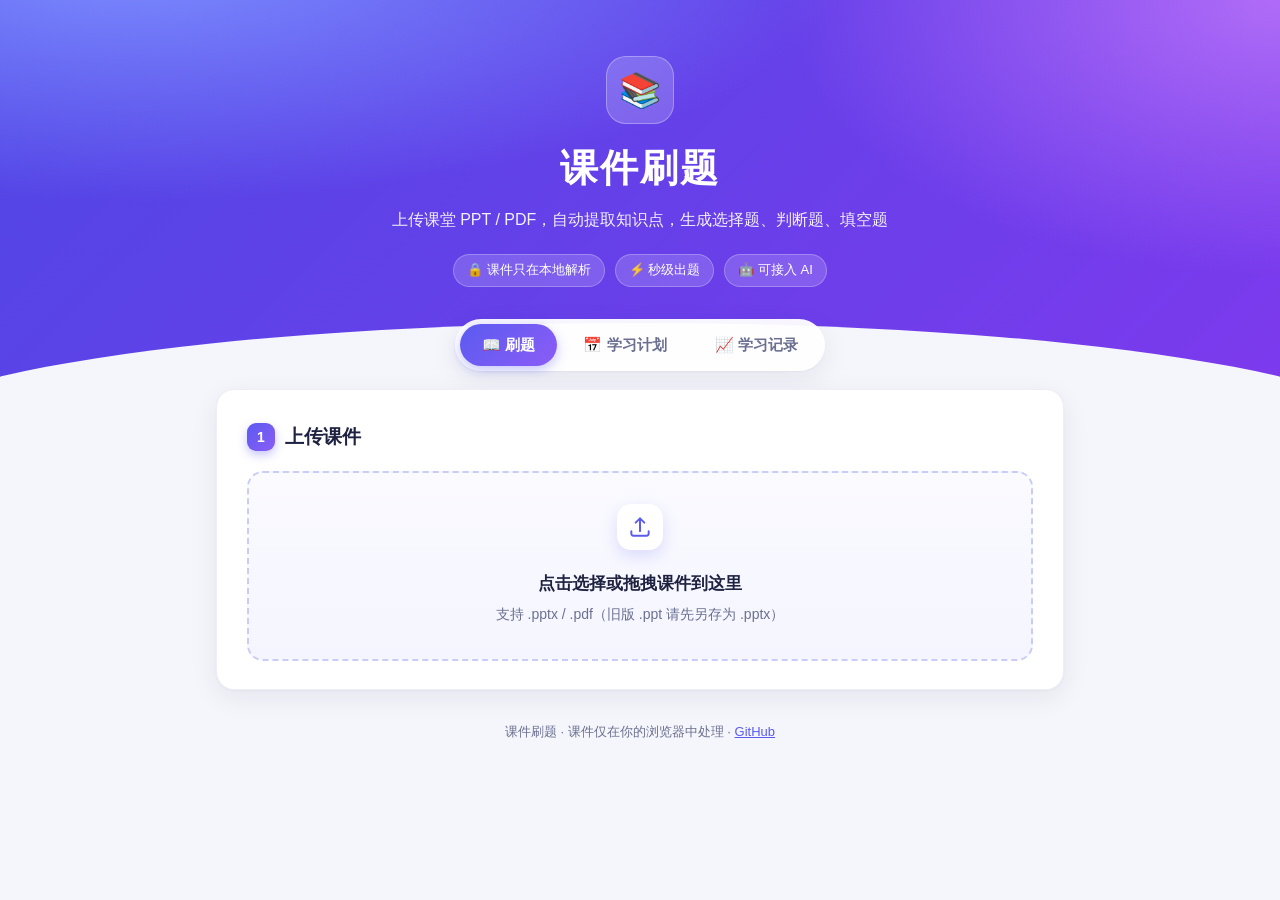
<file: docs/index.html>
<!doctype html>
<html lang="zh-CN">
<head>
<meta charset="utf-8">
<meta name="viewport" content="width=device-width, initial-scale=1">
<title>课件刷题 · PPT 知识点测验</title>
<link rel="stylesheet" href="style.css?v=202611220702">
</head>
<body>
<header class="hero"><div class="hero-inner">
  <div class="logo">📚</div>
  <h1>课件刷题</h1>
  <p>上传课堂 PPT / PDF，自动提取知识点，生成选择题、判断题、填空题</p>
  <div class="pills"><span>🔒 课件只在本地解析</span><span>⚡ 秒级出题</span><span>🤖 可接入 AI</span></div>
</div></header>
<main>
  <nav class="tabs"><button class="tab active" data-tab="study">📖 刷题</button><button class="tab" data-tab="plan">📅 学习计划</button><button class="tab" data-tab="stats">📈 学习记录</button></nav>
  <div id="view-study">
  <!-- Step 1 -->
  <section id="step-upload" class="card">
    <h2><span class="step">1</span>上传课件</h2>
    <label id="drop" class="drop">
      <input type="file" id="file" accept=".pptx,.pdf" hidden>
      <div><svg class="up-icon" viewBox="0 0 24 24" fill="none" stroke="currentColor" stroke-width="1.8" stroke-linecap="round" stroke-linejoin="round"><path d="M12 16V4m0 0l-4 4m4-4l4 4"/><path d="M4 16v2a2 2 0 002 2h12a2 2 0 002-2v-2"/></svg>
        <div class="drop-title">点击选择或拖拽课件到这里</div><span class="muted">支持 .pptx / .pdf（旧版 .ppt 请先另存为 .pptx）</span></div>
    </label>
    <div id="upload-status" class="muted"></div>
    <div id="library" class="library"></div>
  </section>

  <!-- Step 2 -->
  <section id="step-points" class="card hidden">
    <h2><span class="step">2</span>识别到的知识点 <span id="doc-name" class="doc-name"></span></h2>
    <div id="points" class="points"></div>
    <h2><span class="step">3</span>出题设置</h2>
    <div class="settings">
      <div><span class="label">题型</span>
        <label class="chip"><input type="checkbox" name="type" value="choice" checked><span>选择题</span></label>
        <label class="chip"><input type="checkbox" name="type" value="judge" checked><span>判断题</span></label>
        <label class="chip"><input type="checkbox" name="type" value="fill"><span>填空题</span></label>
      </div>
      <div><span class="label">题目数量</span><input type="number" id="count" value="10" min="1" max="50"></div>
      <details id="ai-box">
        <summary>✨ AI 智能出题 <span class="muted">（可选，题目质量更高）</span></summary>
        <p class="muted">填写任意 OpenAI 兼容接口（如 DeepSeek、通义千问、Kimi、OpenAI）。Key 仅保存在你的浏览器本地。不填则使用本地规则出题。</p>
        <div class="grid">
          <input id="base_url" placeholder="接口地址，如 https://api.deepseek.com/v1">
          <input id="model" placeholder="模型名，如 deepseek-chat">
          <input id="api_key" type="password" placeholder="API Key">
        </div>
      </details>
      <button id="gen" class="primary big">开始出题 →</button>
      <span id="gen-status" class="muted"></span>
    </div>
  </section>

  <!-- Step 3 -->
  <section id="step-quiz" class="card hidden">
    <div class="quiz-head"><span id="progress"></span><span id="score"></span></div>
    <div class="bar"><div id="bar-fill"></div></div>
    <div id="q-box"></div>
    <div class="actions">
      <button id="submit" class="primary">提交答案</button>
      <button id="next" class="primary hidden">下一题</button>
    </div>
  </section>

  <!-- Result -->
  <section id="step-result" class="card hidden">
    <h2>🎯 测验完成</h2>
    <div id="result-summary" class="result"></div>
    <div id="wrong-list"></div>
    <div class="actions">
      <button id="retry-wrong">重做错题</button>
      <button id="again" class="primary">再来一组新题</button>
      <button id="back">返回知识点</button>
      <button id="to-plan" class="primary hidden">返回学习计划</button>
    </div>
  </section>
  </div>

  <div id="view-plan" class="hidden">
    <section class="card">
      <div class="today-grid">
        <div class="today-box"><div class="muted">距离考试</div><div class="big"><span id="cd-days">--</span><small>天</small></div><div class="muted" id="cd-date">还没设置考试日期</div></div>
        <div class="today-box"><div id="goal-ring" class="ring sm-ring"></div><div class="muted" id="goal-text">今日答题</div></div>
        <div class="today-box"><div class="big">🔥<span id="streak">0</span><small>天</small></div><div class="muted">连续打卡</div></div>
      </div>
    </section>
    <section class="card"><h2>✅ 今日任务 <span class="muted" id="today-date"></span></h2><div id="tasks"></div></section>
    <section class="card">
      <div class="stats-head"><h2>🗓️ 打卡日历</h2><div class="cal-nav"><button class="sm ghost" id="cal-prev">‹</button><b id="cal-title"></b><button class="sm ghost" id="cal-next">›</button></div></div>
      <div class="cal-week"><span>一</span><span>二</span><span>三</span><span>四</span><span>五</span><span>六</span><span>日</span></div>
      <div id="calendar" class="calendar"></div>
      <div class="cal-legend"><span><i class="lv0"></i>未学习</span><span><i class="lv1"></i>未达标</span><span><i class="lv2"></i>已达标</span><span><i class="exam"></i>考试日</span></div>
    </section>
    <section class="card" id="plan-settings"><h2>⚙️ 计划设置</h2>
      <div class="plan-form">
        <div class="pf-row"><span class="label">考试日期</span><input type="date" id="plan-date"></div>
        <div class="pf-row"><span class="label">每日目标</span><input type="number" id="plan-goal" min="1" max="500" value="20"><span class="muted">题</span></div>
        <div class="pf-row top"><span class="label">复习课件</span><div id="plan-docs" class="plan-docs"></div></div>
        <div class="actions"><button id="plan-save" class="primary">保存计划</button><button id="plan-clear" class="sm ghost">删除计划</button><span id="plan-msg" class="muted"></span></div>
      </div>
    </section>
  </div>

  <div id="view-stats" class="hidden">
    <section class="card">
      <div class="stats-head"><h2>📈 学习记录</h2><select id="stats-doc"></select></div>
      <div id="stats-empty" class="empty"><div class="empty-icon">📝</div><p>还没有学习记录。<br>完成一次测验后，这里会显示你的分数趋势和薄弱知识点。</p><button id="stats-go" class="primary">去刷题</button></div>
      <div id="stats-body">
        <div id="stats-tiles" class="tiles"></div>
        <h3>分数趋势 <span class="muted">（最近 20 次）</span></h3>
        <div id="stats-chart"></div>
      </div>
    </section>
    <div id="stats-body2">
    <section class="card"><h2>🎯 薄弱知识点 <span class="muted">正确率最低的知识点，建议重点复习</span></h2><div id="stats-weak"></div></section>
    <section class="card"><h2>🕘 测验历史</h2><div id="stats-history"></div>
      <div class="actions"><button id="stats-clear" class="sm ghost">清空学习记录</button></div></section>
    </div>
  </div>
</main>
<footer>课件刷题 · 课件仅在你的浏览器中处理 · <a href="https://github.com/zhazharan/ppt-quiz" target="_blank">GitHub</a></footer>
<script src="vendor/jszip.min.js"></script>
<script src="vendor/pdf.min.js"></script>
<script src="extract.js?v=202611220702"></script>
<script src="quizgen.js?v=202611220702"></script>
<script src="app.js?v=202611220702"></script>
<script src="records.js?v=202611220702"></script>
<script src="plan.js?v=202611220702"></script>
</body>
</html>
</file>
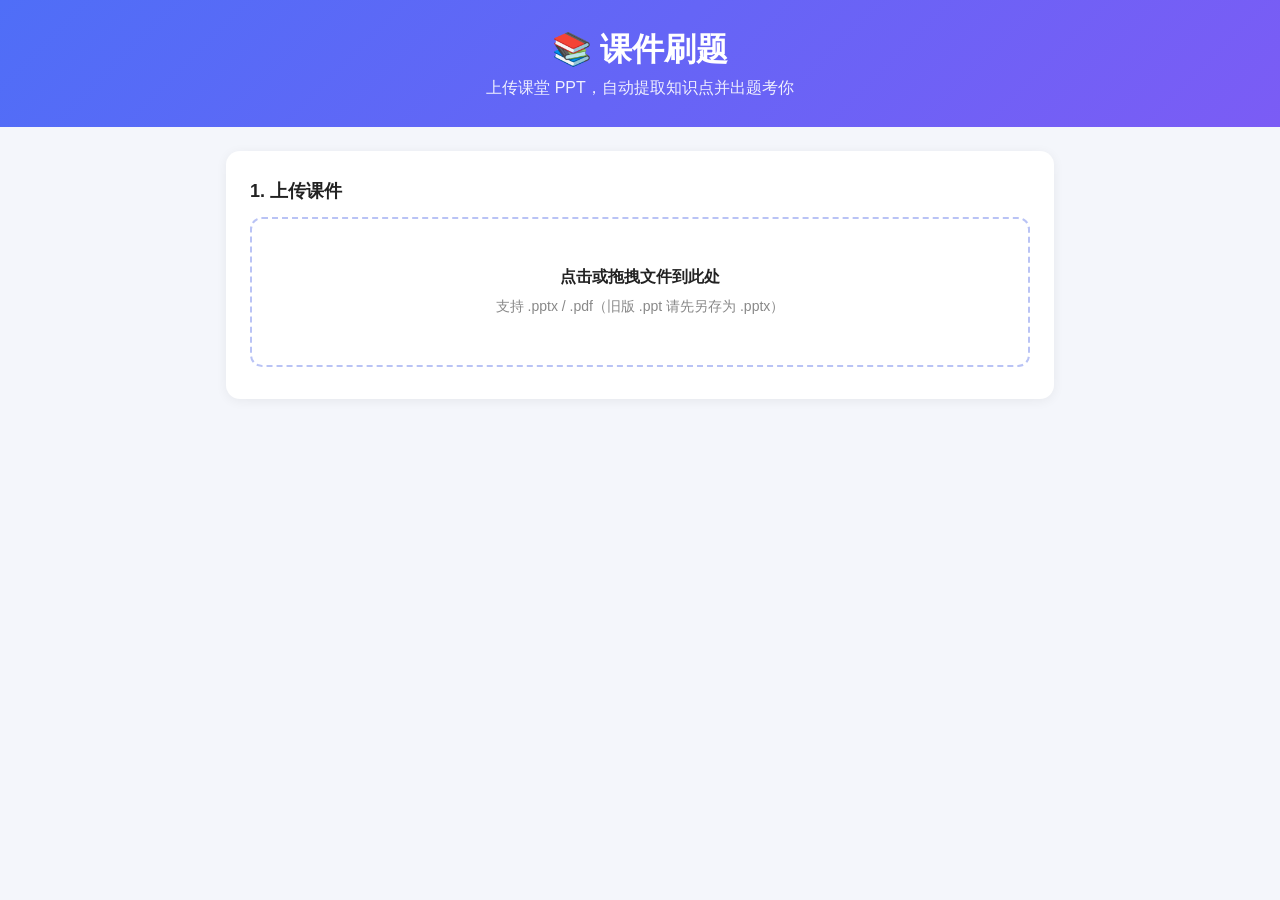
<file: static/index.html>
<!doctype html>
<html lang="zh-CN">
<head>
<meta charset="utf-8">
<meta name="viewport" content="width=device-width, initial-scale=1">
<title>课件刷题 · PPT 知识点测验</title>
<link rel="stylesheet" href="/static/style.css">
</head>
<body>
<header><h1>📚 课件刷题</h1><p>上传课堂 PPT，自动提取知识点并出题考你</p></header>
<main>
  <!-- Step 1 -->
  <section id="step-upload" class="card">
    <h2>1. 上传课件</h2>
    <label id="drop" class="drop">
      <input type="file" id="file" accept=".pptx,.pdf" hidden>
      <div><b>点击或拖拽文件到此处</b><br><span class="muted">支持 .pptx / .pdf（旧版 .ppt 请先另存为 .pptx）</span></div>
    </label>
    <div id="upload-status" class="muted"></div>
  </section>

  <!-- Step 2 -->
  <section id="step-points" class="card hidden">
    <h2>2. 识别到的知识点 <span id="doc-name" class="muted"></span></h2>
    <div id="points" class="points"></div>
    <h2>3. 出题设置</h2>
    <div class="settings">
      <div><span class="label">题型</span>
        <label><input type="checkbox" name="type" value="choice" checked> 选择题</label>
        <label><input type="checkbox" name="type" value="judge" checked> 判断题</label>
        <label><input type="checkbox" name="type" value="fill"> 填空题</label>
      </div>
      <div><span class="label">题目数量</span><input type="number" id="count" value="10" min="1" max="50"></div>
      <details id="ai-box">
        <summary>AI 智能出题（可选，题目质量更高）</summary>
        <p class="muted">填写任意 OpenAI 兼容接口（如 DeepSeek、通义千问、Kimi、OpenAI）。Key 仅保存在你的浏览器本地。不填则使用本地规则出题。</p>
        <div class="grid">
          <input id="base_url" placeholder="接口地址，如 https://api.deepseek.com/v1">
          <input id="model" placeholder="模型名，如 deepseek-chat">
          <input id="api_key" type="password" placeholder="API Key">
        </div>
      </details>
      <button id="gen" class="primary">开始出题</button>
      <span id="gen-status" class="muted"></span>
    </div>
  </section>

  <!-- Step 3 -->
  <section id="step-quiz" class="card hidden">
    <div class="quiz-head"><span id="progress"></span><span id="score"></span></div>
    <div class="bar"><div id="bar-fill"></div></div>
    <div id="q-box"></div>
    <div class="actions">
      <button id="submit" class="primary">提交答案</button>
      <button id="next" class="primary hidden">下一题</button>
    </div>
  </section>

  <!-- Result -->
  <section id="step-result" class="card hidden">
    <h2>测验完成</h2>
    <div id="result-summary" class="result"></div>
    <div id="wrong-list"></div>
    <div class="actions">
      <button id="retry-wrong">重做错题</button>
      <button id="again" class="primary">再来一组新题</button>
      <button id="back">返回知识点</button>
    </div>
  </section>
</main>
<script src="/static/vendor/jszip.min.js"></script>
<script src="/static/vendor/pdf.min.js"></script>
<script src="/static/extract.js"></script>
<script src="/static/app.js"></script>
</body>
</html>
</file>
<file: docs/style.css>
:root{
  --pri:#5b5bf0;--pri2:#8b5cf6;--pri-soft:#eef0ff;--ink:#1e2240;--sub:#6b7090;--line:#e7e9f3;
  --ok:#16a34a;--ok-soft:#e8f8ee;--no:#e5484d;--no-soft:#fdeeee;--bg:#f5f6fb;--radius:18px;
  --shadow:0 1px 2px rgba(30,34,64,.04),0 8px 28px rgba(30,34,64,.07);
}
*{box-sizing:border-box}
html{scroll-behavior:smooth}
body{margin:0;font-family:-apple-system,BlinkMacSystemFont,"Segoe UI","PingFang SC","Hiragino Sans GB","Microsoft YaHei",sans-serif;background:var(--bg);color:var(--ink);-webkit-font-smoothing:antialiased;line-height:1.6}
a{color:var(--pri)}

/* hero */
.hero{position:relative;overflow:hidden;color:#fff;text-align:center;padding:56px 20px 96px;
  background:radial-gradient(1200px 400px at 10% -10%,#7c8cff 0,transparent 60%),radial-gradient(900px 500px at 100% 0,#b06cf7 0,transparent 55%),linear-gradient(135deg,#4f46e5,#7c3aed)}
.hero:after{content:"";position:absolute;inset:auto -10% -60px;height:120px;background:var(--bg);border-radius:50% 50% 0 0/100% 100% 0 0}
.hero-inner{position:relative;z-index:1;max-width:720px;margin:0 auto}
.logo{width:68px;height:68px;margin:0 auto 14px;border-radius:20px;display:grid;place-items:center;font-size:34px;background:rgba(255,255,255,.18);backdrop-filter:blur(6px);box-shadow:inset 0 0 0 1px rgba(255,255,255,.3)}
.hero h1{margin:0 0 8px;font-size:38px;letter-spacing:2px;font-weight:800}
.hero p{margin:0 auto;opacity:.92;font-size:16px;max-width:520px}
.pills{display:flex;flex-wrap:wrap;gap:10px;justify-content:center;margin-top:22px}
.pills span{font-size:13px;padding:6px 14px;border-radius:99px;background:rgba(255,255,255,.16);box-shadow:inset 0 0 0 1px rgba(255,255,255,.25)}

main{max-width:880px;margin:-64px auto 0;padding:0 16px;position:relative;z-index:2}
.card{background:#fff;border-radius:var(--radius);padding:28px 30px;margin-bottom:22px;box-shadow:var(--shadow);border:1px solid rgba(231,233,243,.7);animation:rise .45s ease both}
.card h2{display:flex;align-items:center;gap:10px;font-size:19px;margin:4px 0 18px;font-weight:700}
.card h3{font-size:16px;margin:22px 0 10px}
.step{flex:none;width:28px;height:28px;border-radius:9px;display:grid;place-items:center;font-size:14px;color:#fff;background:linear-gradient(135deg,var(--pri),var(--pri2));box-shadow:0 4px 10px rgba(91,91,240,.35)}
.hidden{display:none!important}
.muted{color:var(--sub);font-size:14px;font-weight:400}
.doc-name{font-size:13px;font-weight:500;color:var(--pri);background:var(--pri-soft);padding:3px 10px;border-radius:99px;max-width:50%;overflow:hidden;text-overflow:ellipsis;white-space:nowrap}

/* upload */
.drop{display:flex;align-items:center;justify-content:center;text-align:center;border:2px dashed #c9cdf6;border-radius:16px;min-height:190px;padding:20px;cursor:pointer;transition:.25s;background:linear-gradient(180deg,#fafaff,#f4f5ff)}
.drop:hover,.drop.over{border-color:var(--pri);background:#eef0ff;transform:translateY(-2px)}
.up-icon{width:46px;height:46px;color:var(--pri);padding:10px;border-radius:14px;background:#fff;box-shadow:0 6px 16px rgba(91,91,240,.18);margin-bottom:12px;transition:.25s}
.drop:hover .up-icon{transform:translateY(-4px)}
.drop-title{font-weight:700;font-size:17px;margin-bottom:4px}
.status{margin-top:14px;padding:12px 16px;border-radius:12px;font-size:14px;display:flex;flex-wrap:wrap;align-items:center;gap:8px}
.status:empty{display:none}
.status.loading{background:var(--pri-soft);color:var(--pri)}
.status.loading:before{content:"";width:14px;height:14px;border-radius:50%;border:2px solid currentColor;border-right-color:transparent;animation:spin .8s linear infinite}
.status.ok{background:var(--ok-soft);color:#166534}.status.ok b:before{content:"✓ "}
.status.err{background:var(--no-soft);color:#b42318}.status.err:before{content:"!";width:18px;height:18px;border-radius:50%;background:var(--no);color:#fff;display:grid;place-items:center;font-size:12px;font-weight:700}
.stat{background:#fff;padding:2px 10px;border-radius:99px;font-size:13px}

/* points */
.points{max-height:360px;overflow:auto;border:1px solid var(--line);border-radius:14px;padding:6px 18px;margin-bottom:26px;background:#fcfcff}
.points::-webkit-scrollbar{width:8px}.points::-webkit-scrollbar-thumb{background:#d8dbef;border-radius:8px}
.slide{padding:12px 0;border-bottom:1px dashed var(--line)}.slide:last-child{border:0}
.slide-title{font-weight:700;display:flex;align-items:center;gap:8px}
.pno{font-size:12px;font-weight:700;color:var(--pri);background:var(--pri-soft);padding:1px 8px;border-radius:6px}
.slide ul{margin:6px 0 0;padding-left:20px}.slide li{font-size:14px;margin:3px 0;color:#3b3f5c}
.slide li::marker{color:#b9bde0}
.def{background:linear-gradient(transparent 55%,#ffe58a 55%);font-weight:600;padding:0 2px}

/* settings */
.settings>div{margin:14px 0;display:flex;align-items:center;flex-wrap:wrap;gap:10px}
.label{width:76px;color:var(--sub);font-size:14px}
.chip input{position:absolute;opacity:0;pointer-events:none}
.chip span{display:inline-block;padding:8px 18px;border-radius:99px;border:1.5px solid var(--line);cursor:pointer;font-size:14px;transition:.2s;user-select:none}
.chip span:hover{border-color:var(--pri)}
.chip input:checked+span{background:var(--pri);border-color:var(--pri);color:#fff;box-shadow:0 4px 12px rgba(91,91,240,.3)}
.chip input:checked+span:before{content:"✓ "}
input{font:inherit;padding:10px 12px;border:1.5px solid var(--line);border-radius:12px;font-size:14px;outline:none;transition:.2s;background:#fff;color:var(--ink)}
input:focus{border-color:var(--pri);box-shadow:0 0 0 4px rgba(91,91,240,.12)}
input[type=number]{width:96px}
details{margin:18px 0;padding:14px 18px;background:#fafaff;border-radius:14px;border:1px solid var(--line)}
details[open]{background:#f7f6ff}
summary{cursor:pointer;font-weight:600;list-style:none}summary::-webkit-details-marker{display:none}
summary:after{content:"›";float:right;transition:.2s;font-size:20px;line-height:1;color:var(--sub)}details[open] summary:after{transform:rotate(90deg)}
.grid{display:grid;grid-template-columns:1fr 1fr;gap:10px;margin-top:6px}.grid #api_key{grid-column:1/3}

/* buttons */
button{font:inherit;padding:11px 22px;border-radius:12px;border:1.5px solid var(--line);background:#fff;color:var(--ink);font-size:15px;font-weight:600;cursor:pointer;margin:0 8px 8px 0;transition:.2s}
button:hover{border-color:var(--pri);color:var(--pri);transform:translateY(-1px)}
button.primary{background:linear-gradient(135deg,var(--pri),var(--pri2));border-color:transparent;color:#fff;box-shadow:0 6px 18px rgba(91,91,240,.35)}
button.primary:hover{color:#fff;box-shadow:0 10px 24px rgba(91,91,240,.45)}
button.big{padding:13px 34px;font-size:16px}
button:disabled{opacity:.55;cursor:not-allowed;transform:none}
#gen-status{margin-left:6px}

/* quiz */
.quiz-head{display:flex;justify-content:space-between;color:var(--sub);font-size:14px;font-weight:600}
#score{color:var(--ok)}
.bar{height:8px;background:#eceefa;border-radius:99px;margin:10px 0 22px;overflow:hidden}
#bar-fill{height:100%;background:linear-gradient(90deg,var(--pri),var(--pri2));border-radius:99px;width:0;transition:width .4s ease}
.anim{animation:slidein .35s ease both}
.tag{display:inline-block;font-size:12px;font-weight:600;padding:3px 10px;border-radius:99px;background:var(--pri-soft);color:var(--pri);margin-right:6px}
.question{font-size:19px;font-weight:600;line-height:1.7;margin:14px 0 18px}
.opt{display:flex;align-items:flex-start;gap:12px;border:1.5px solid var(--line);border-radius:14px;padding:13px 16px;margin:10px 0;cursor:pointer;line-height:1.55;transition:.18s;background:#fff}
.opt:hover{border-color:#a9acf6;background:#fafaff;transform:translateX(3px)}
.opt b{flex:none;width:26px;height:26px;border-radius:8px;display:grid;place-items:center;font-size:13px;background:var(--pri-soft);color:var(--pri);transition:.18s}
.opt.sel{border-color:var(--pri);background:#f3f3ff}.opt.sel b{background:var(--pri);color:#fff}
.opt.right{border-color:var(--ok);background:var(--ok-soft)}.opt.right b{background:var(--ok);color:#fff}
.opt.wrong{border-color:var(--no);background:var(--no-soft);animation:shake .35s}.opt.wrong b{background:var(--no);color:#fff}
.fill-input{width:100%;font-size:16px;padding:13px 16px}
.feedback{margin-top:16px;padding:14px 18px;border-radius:14px;line-height:1.7;font-size:14px;animation:rise .3s ease both}
.feedback.ok{background:var(--ok-soft);color:#166534;border-left:4px solid var(--ok)}
.feedback.no{background:var(--no-soft);color:#9f1d22;border-left:4px solid var(--no)}
.actions{margin-top:22px;display:flex;flex-wrap:wrap}

/* result */
.result{display:flex;align-items:center;gap:28px;padding:10px 0 6px}
.ring{--p:0;flex:none;width:132px;height:132px;border-radius:50%;display:grid;place-items:center;background:conic-gradient(var(--pri) calc(var(--p)*1%),#eceefa 0);position:relative}
.ring:before{content:"";position:absolute;inset:12px;border-radius:50%;background:#fff}
.ring span{position:relative;font-size:38px;font-weight:800;color:var(--pri)}.ring small{font-size:14px;margin-left:2px;color:var(--sub)}
.result-text{display:flex;flex-direction:column;gap:4px}.result-text b{font-size:20px}.result-text span{color:var(--sub)}
.wrong-item{border:1px solid #f6d5d6;border-left:4px solid var(--no);background:#fffafa;padding:12px 16px;margin:10px 0;border-radius:12px;font-size:14px;line-height:1.7}
.all-right{font-size:18px;text-align:center;padding:20px;background:var(--ok-soft);border-radius:14px;color:#166534}

footer{text-align:center;color:var(--sub);font-size:13px;padding:10px 16px 36px}

@keyframes rise{from{opacity:0;transform:translateY(12px)}to{opacity:1;transform:none}}
@keyframes slidein{from{opacity:0;transform:translateX(16px)}to{opacity:1;transform:none}}
@keyframes spin{to{transform:rotate(360deg)}}
@keyframes shake{25%{transform:translateX(-4px)}75%{transform:translateX(4px)}}

@media(max-width:600px){
  .hero:after{inset:auto -60% -60px;height:110px}
  .hero{padding:40px 16px 84px}.hero h1{font-size:30px}
  .card{padding:22px 18px}
  .grid{grid-template-columns:1fr}.grid #api_key{grid-column:auto}
  .result{flex-direction:column;text-align:center}
  .doc-name{max-width:100%}.card h2{flex-wrap:wrap}
}

/* tabs */
.tabs{display:flex;gap:4px;width:max-content;margin:0 auto 18px;padding:5px;background:rgba(255,255,255,.95);border-radius:99px;box-shadow:var(--shadow)}
.tab{margin:0;border:0;border-radius:99px;padding:9px 22px;font-size:15px;background:transparent;color:var(--sub);box-shadow:none}
.tab:hover{transform:none;color:var(--pri)}
.tab.active{background:linear-gradient(135deg,var(--pri),var(--pri2));color:#fff;box-shadow:0 4px 12px rgba(91,91,240,.35)}
button.sm{padding:7px 14px;font-size:13px;border-radius:10px;margin:0}
button.ghost{border-color:transparent;color:var(--sub);background:transparent}
button.ghost:hover{color:var(--no);border-color:#f3c8ca;background:var(--no-soft)}

/* library */
.library h3{display:flex;align-items:center;gap:8px;margin:24px 0 10px}
.lib-list{display:grid;gap:10px}
.lib-item{display:flex;align-items:center;gap:14px;padding:12px 14px;border:1px solid var(--line);border-radius:14px;transition:.2s;background:#fff}
.lib-item:hover{border-color:#c9cdf6;box-shadow:0 6px 18px rgba(30,34,64,.06)}
.lib-icon{flex:none;width:42px;height:42px;border-radius:12px;display:grid;place-items:center;font-size:12px;font-weight:800;color:#fff;background:linear-gradient(135deg,#f97316,#ef4444)}
.lib-info{flex:1;min-width:0}
.lib-name{font-weight:600;overflow:hidden;text-overflow:ellipsis;white-space:nowrap}
.lib-info .muted{font-size:13px}
.lib-item .primary.sm{margin-left:auto}

/* stats */
.stats-head{display:flex;align-items:center;justify-content:space-between;gap:12px;flex-wrap:wrap}
.stats-head h2{margin-bottom:14px}
select{font:inherit;font-size:14px;padding:8px 12px;border:1.5px solid var(--line);border-radius:12px;background:#fff;color:var(--ink);max-width:260px;outline:none}
select:focus{border-color:var(--pri)}
.tiles{display:grid;grid-template-columns:repeat(5,1fr);gap:12px}
.tile{padding:16px 12px;border-radius:14px;text-align:center;background:linear-gradient(180deg,#f7f7ff,#fff);border:1px solid var(--line)}
.tile-v{font-size:28px;font-weight:800;color:var(--pri);line-height:1.2}.tile-v small{font-size:13px;color:var(--sub);margin-left:2px;font-weight:600}
.tile .muted{font-size:13px}
.chart{width:100%;height:auto;display:block}
.grid-l{stroke:#eceefa;stroke-width:1}
.axis{font-size:11px;fill:#9aa0bf}
.line{fill:none;stroke:var(--pri);stroke-width:3;stroke-linejoin:round;stroke-linecap:round}
.dot{fill:#fff;stroke:var(--pri);stroke-width:3}
.dot-l{font-size:11px;font-weight:700;fill:var(--pri)}
.weak-row{display:grid;grid-template-columns:minmax(0,1.3fr) 1fr 84px;align-items:center;gap:14px;padding:10px 0;border-bottom:1px dashed var(--line)}
.weak-row:last-child{border:0}
.weak-name{min-width:0}.weak-name b{display:block;overflow:hidden;text-overflow:ellipsis;white-space:nowrap;font-weight:600}
.weak-name .muted{display:block;font-size:12px;overflow:hidden;text-overflow:ellipsis;white-space:nowrap}
.weak-bar{height:10px;background:#f0f1f8;border-radius:99px;overflow:hidden}
.weak-bar div{height:100%;border-radius:99px}
.bad{background:linear-gradient(90deg,#f87171,#e5484d)}.mid{background:linear-gradient(90deg,#fbbf24,#f59e0b)}.good{background:linear-gradient(90deg,#4ade80,#16a34a)}
.weak-p{font-weight:700;text-align:right}.weak-p .muted{font-size:12px}
.hist-row{display:flex;align-items:center;gap:14px;padding:10px 0;border-bottom:1px dashed var(--line)}
.hist-row:last-child{border:0}
.hist-score{flex:none;width:44px;height:44px;border-radius:12px;display:grid;place-items:center;color:#fff;font-weight:800}
.hist-info{min-width:0;flex:1}.hist-info .muted{font-size:13px}
.empty{text-align:center;padding:30px 10px}.empty-icon{font-size:46px}.empty p{color:var(--sub)}

@media(max-width:600px){
  .tiles{grid-template-columns:repeat(2,1fr)}.tile:last-child{grid-column:1/3}
  .weak-row{grid-template-columns:1fr 70px}.weak-bar{grid-column:1/3;grid-row:2}
  .lib-item{flex-wrap:wrap}.lib-info{flex-basis:calc(100% - 60px)}.lib-item .primary.sm{margin-left:56px}
}

/* plan */
.today-grid{display:grid;grid-template-columns:repeat(3,1fr);gap:14px}
.today-box{display:flex;flex-direction:column;align-items:center;justify-content:center;gap:6px;padding:18px 10px;border-radius:16px;background:linear-gradient(180deg,#f7f7ff,#fff);border:1px solid var(--line);text-align:center;min-height:170px}
.today-box .big{font-size:44px;font-weight:800;color:var(--pri);line-height:1.1}.today-box .big small{font-size:15px;color:var(--sub);margin-left:3px}
.ring.sm-ring{width:100px;height:100px}.ring.sm-ring:before{inset:10px}.ring.sm-ring span{font-size:26px}
.task{display:flex;align-items:center;gap:14px;padding:16px;border:1px solid var(--line);border-radius:16px;margin-bottom:12px;transition:.2s}
.task:hover{border-color:#c9cdf6;box-shadow:0 6px 18px rgba(30,34,64,.06)}
.task-icon{flex:none;width:46px;height:46px;border-radius:14px;display:grid;place-items:center;font-size:22px;background:var(--pri-soft)}
.task-main{flex:1;min-width:0}.task-main .muted{font-size:13px}
.task-bar{height:8px;background:#eceefa;border-radius:99px;overflow:hidden;margin-top:8px}
.task-bar div{height:100%;background:linear-gradient(90deg,var(--pri),var(--pri2));border-radius:99px;transition:width .4s}
.task-prog{font-size:12px!important;margin-top:3px}
.task-act{flex:none}
.done-badge{display:inline-block;padding:6px 12px;border-radius:99px;background:var(--ok-soft);color:var(--ok);font-weight:700;font-size:13px}
.cal-nav{display:flex;align-items:center;gap:6px;margin-bottom:14px}.cal-nav b{min-width:96px;text-align:center}
.cal-week,.calendar{display:grid;grid-template-columns:repeat(7,1fr);gap:6px;text-align:center}
.cal-week span{font-size:12px;color:var(--sub);padding:4px 0}
.calendar span{aspect-ratio:1/1;max-height:64px;border-radius:12px;display:flex;flex-direction:column;align-items:center;justify-content:center;font-size:14px;font-weight:600;position:relative}
.calendar span small{font-size:10px;font-weight:600;opacity:.8}
.lv0{background:#f5f6fb;color:#9aa0bf}.lv1{background:#dfe1ff;color:var(--pri)}.lv2{background:linear-gradient(135deg,var(--pri),var(--pri2));color:#fff}
.calendar .today{box-shadow:0 0 0 2px var(--ink)}
.calendar .exam:after{content:"考";position:absolute;top:-6px;right:-4px;font-size:10px;background:var(--no);color:#fff;border-radius:6px;padding:0 4px;line-height:16px}
.cal-legend{display:flex;flex-wrap:wrap;gap:14px;margin-top:14px;font-size:12px;color:var(--sub)}
.cal-legend i{display:inline-block;width:12px;height:12px;border-radius:4px;vertical-align:-1px;margin-right:5px}
.cal-legend i.exam{background:var(--no)}
.plan-form .pf-row{display:flex;align-items:center;gap:10px;margin:12px 0;flex-wrap:wrap}
.plan-form .pf-row.top{align-items:flex-start}.plan-form .pf-row.top .label{padding-top:8px}
.plan-docs{display:flex;flex-wrap:wrap;gap:8px;flex:1}
.plan-docs .chip span{max-width:260px;overflow:hidden;text-overflow:ellipsis;white-space:nowrap;vertical-align:middle}
input[type=date]{min-width:170px}
@media(max-width:600px){
  .today-grid{grid-template-columns:1fr 1fr}.today-grid .today-box:first-child{grid-column:1/3;min-height:auto}
  .today-box{min-height:150px}.today-box .big{font-size:36px}
  .task{flex-wrap:wrap}.task-main{flex-basis:calc(100% - 60px)}.task-act{margin-left:60px}
  .tab{padding:9px 14px;font-size:14px}
}
</file>
<file: static/style.css>
*{box-sizing:border-box}
body{margin:0;font-family:-apple-system,"PingFang SC","Microsoft YaHei",sans-serif;background:#f4f6fb;color:#222}
header{background:linear-gradient(135deg,#4f6ef7,#7b5cf5);color:#fff;padding:28px 20px;text-align:center}
header h1{margin:0 0 6px}header p{margin:0;opacity:.9}
main{max-width:860px;margin:24px auto;padding:0 16px}
.card{background:#fff;border-radius:14px;padding:22px 24px;margin-bottom:20px;box-shadow:0 2px 12px rgba(0,0,0,.06)}
.card h2{font-size:18px;margin:6px 0 14px}
.hidden{display:none!important}
.muted{color:#888;font-size:14px}
.drop{display:flex;align-items:center;justify-content:center;text-align:center;border:2px dashed #b9c3f5;border-radius:12px;height:150px;cursor:pointer;transition:.2s;line-height:1.8}
.drop:hover,.drop.over{background:#f0f3ff;border-color:#4f6ef7}
#upload-status{margin-top:10px}
.points{max-height:320px;overflow:auto;border:1px solid #eee;border-radius:10px;padding:8px 14px;margin-bottom:20px}
.slide{margin:8px 0}.slide-title{font-weight:600;color:#4f6ef7}
.slide ul{margin:4px 0 8px;padding-left:20px}.slide li{font-size:14px;margin:2px 0}
.def{background:#fff4d6;border-radius:4px;padding:0 3px}
.settings>div{margin:10px 0}.label{display:inline-block;width:80px;color:#555}
.settings label{margin-right:14px}
input[type=number]{width:80px}
input{padding:8px 10px;border:1px solid #ccd;border-radius:8px;font-size:14px}
details{margin:14px 0;padding:10px 14px;background:#fafbff;border-radius:10px;border:1px solid #e6e9f5}
summary{cursor:pointer;font-weight:600}
.grid{display:grid;grid-template-columns:1fr 1fr;gap:10px}.grid #api_key{grid-column:1/3}
button{padding:10px 20px;border-radius:10px;border:1px solid #ccd;background:#fff;font-size:15px;cursor:pointer;margin-right:8px}
button.primary{background:#4f6ef7;border-color:#4f6ef7;color:#fff}
button:disabled{opacity:.5;cursor:not-allowed}
.quiz-head{display:flex;justify-content:space-between;color:#666;font-size:14px}
.bar{height:6px;background:#eef;border-radius:3px;margin:8px 0 18px}#bar-fill{height:100%;background:#4f6ef7;border-radius:3px;width:0;transition:.3s}
.tag{display:inline-block;font-size:12px;padding:2px 8px;border-radius:10px;background:#eef1ff;color:#4f6ef7;margin-right:6px}
.question{font-size:17px;line-height:1.7;margin:12px 0 16px}
.opt{display:block;border:1.5px solid #e1e4ee;border-radius:10px;padding:11px 14px;margin:8px 0;cursor:pointer;line-height:1.5}
.opt:hover{border-color:#4f6ef7}.opt.sel{border-color:#4f6ef7;background:#f0f3ff}
.opt.right{border-color:#2fb36d;background:#e9f9f0}.opt.wrong{border-color:#e5534b;background:#fdecec}
.opt b{margin-right:8px;color:#4f6ef7}
.fill-input{width:100%;font-size:16px}
.feedback{margin-top:14px;padding:12px 14px;border-radius:10px;line-height:1.6;font-size:14px}
.feedback.ok{background:#e9f9f0;color:#1d7a48}.feedback.no{background:#fdecec;color:#b3302a}
.actions{margin-top:18px}
.result{font-size:20px;margin-bottom:14px}.result b{font-size:36px;color:#4f6ef7}
.wrong-item{border-left:4px solid #e5534b;background:#fff8f8;padding:10px 14px;margin:10px 0;border-radius:6px;font-size:14px;line-height:1.6}
@media(max-width:600px){.grid{grid-template-columns:1fr}.grid #api_key{grid-column:auto}}
</file>
